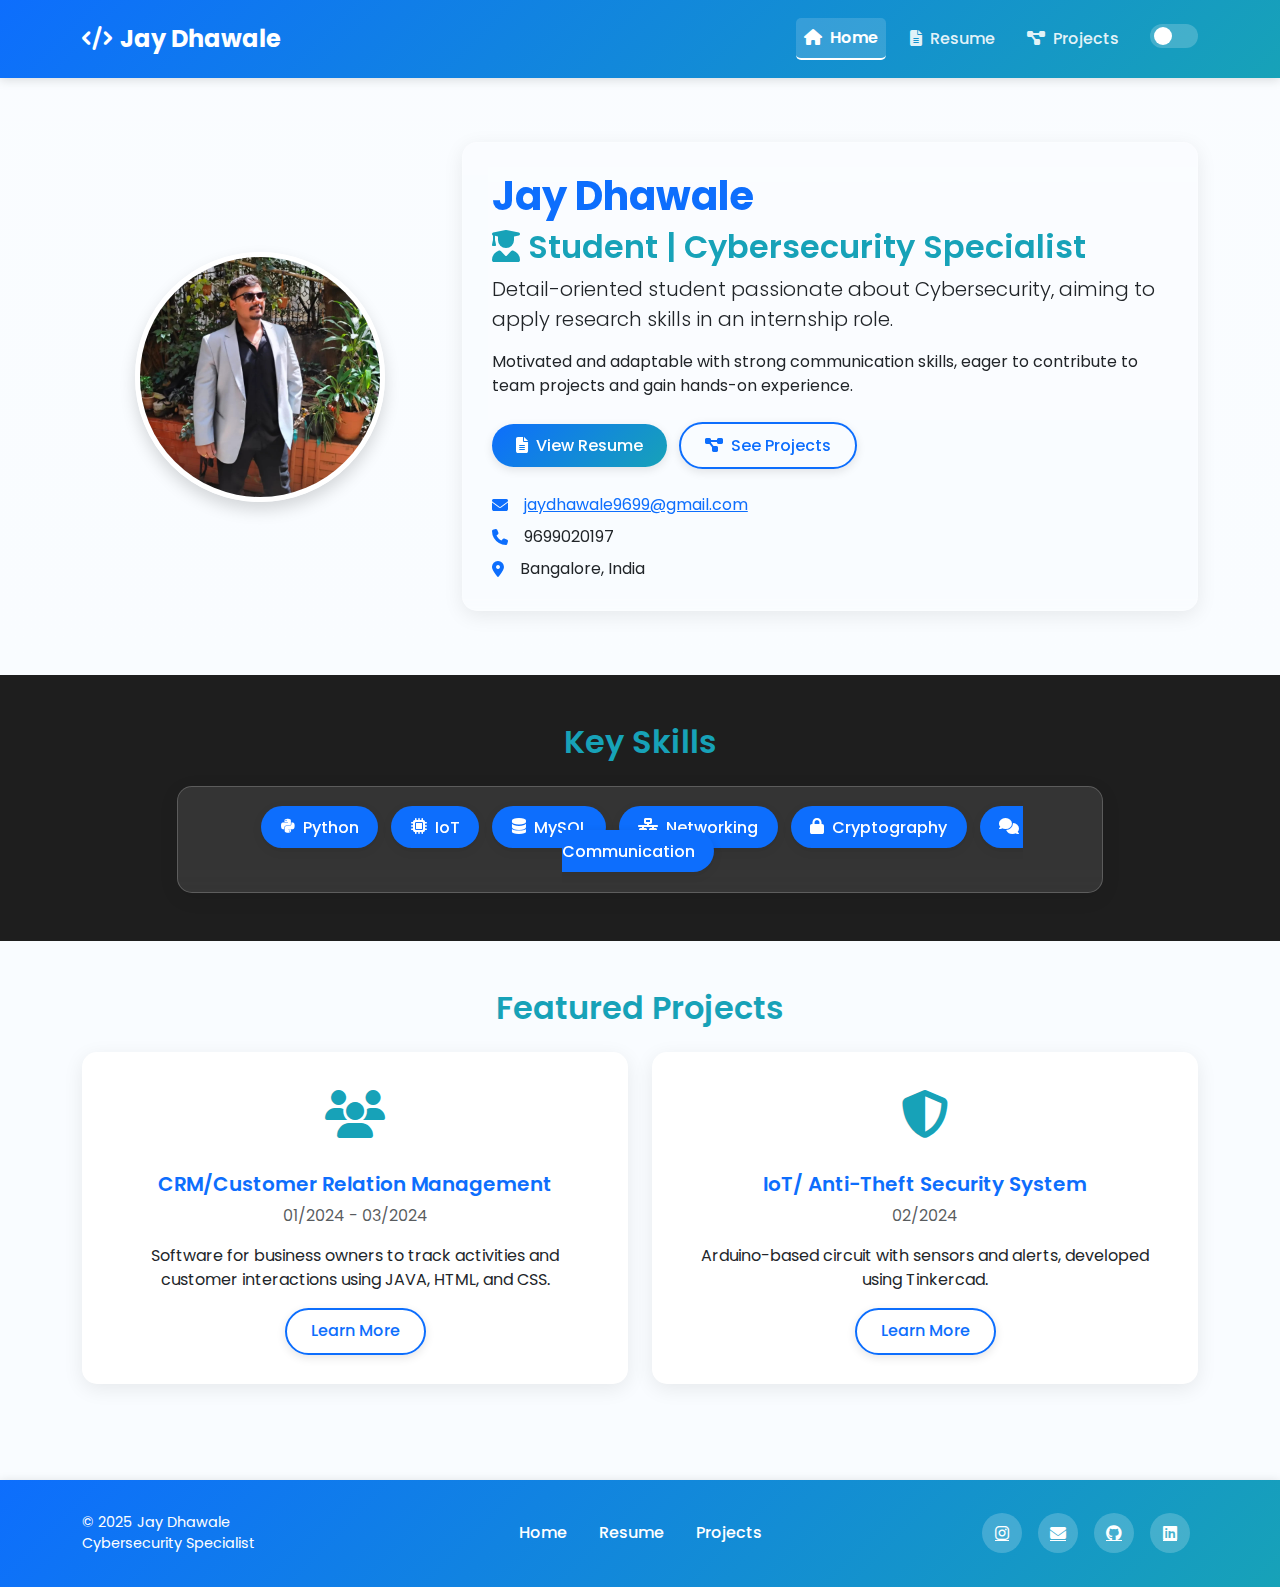
<file: index.html>
<!DOCTYPE html>
<html lang="en">
<head>
    <meta charset="UTF-8">
    <meta name="viewport" content="width=device-width, initial-scale=1.0">
    <title>Jay Dhawale - Home</title>
    <link href="https://fonts.googleapis.com/css2?family=Poppins:wght@300;400;500;600;700&display=swap" rel="stylesheet">
    <link href="https://cdn.jsdelivr.net/npm/bootstrap@5.3.0/dist/css/bootstrap.min.css" rel="stylesheet">
    <link rel="stylesheet" href="https://cdnjs.cloudflare.com/ajax/libs/font-awesome/6.4.0/css/all.min.css">
    <link rel="stylesheet" href="style.css">
</head>
<body>
    <header class="bg-custom">
        <nav class="navbar navbar-expand-lg navbar-dark">
            <div class="container">
                <a class="navbar-brand" href="#"><i class="fas fa-code me-2"></i>Jay Dhawale</a>
                <button class="navbar-toggler" type="button" data-bs-toggle="collapse" data-bs-target="#navbarNav" aria-controls="navbarNav" aria-expanded="false" aria-label="Toggle navigation">
                    <span class="navbar-toggler-icon"></span>
                </button>
                <div class="collapse navbar-collapse" id="navbarNav">
                    <ul class="navbar-nav ms-auto align-items-center">
                        <li class="nav-item"><a class="nav-link active" href="index.html"><i class="fas fa-home me-1"></i> Home</a></li>
                        <li class="nav-item"><a class="nav-link" href="resume.html"><i class="fas fa-file-alt me-1"></i> Resume</a></li>
                        <li class="nav-item"><a class="nav-link" href="projects.html"><i class="fas fa-project-diagram me-1"></i> Projects</a></li>
                        <li class="nav-item theme-switch-wrapper">
                            <label class="theme-switch" for="checkbox">
                                <input type="checkbox" id="checkbox" />
                                <div class="slider"></div>
                            </label>
                        </li>
                    </ul>
                </div>
            </div>
        </nav>
    </header>
    
    <main>
        <section class="profile-section">
            <div class="container">
                <div class="row align-items-center">
                    <div class="col-md-4 text-center">
                        <img src="WhatsApp Image 2025-02-15 at 22.01.21_0b0d2d88.jpg" class="profile-image rounded-circle shadow" alt="Jay Dhawale">
                    </div>
                    <div class="col-md-8">
                        <div class="card glass-card">
                            <div class="card-body">
                                <h1 class="animate__animated animate__fadeInDown">Jay Dhawale</h1>
                                <h2><i class="fas fa-user-graduate me-2"></i>Student | Cybersecurity Specialist</h2>
                                <p class="lead animate__animated animate__fadeInUp">Detail-oriented student passionate about Cybersecurity, aiming to apply research skills in an internship role.</p>
                                <p class="animate__animated animate__fadeInUp">Motivated and adaptable with strong communication skills, eager to contribute to team projects and gain hands-on experience.</p>
                                <div class="mt-4">
                                    <a href="resume.html" class="btn btn-primary me-2"><i class="fas fa-file-alt me-1"></i> View Resume</a>
                                    <a href="projects.html" class="btn btn-outline-primary"><i class="fas fa-project-diagram me-1"></i> See Projects</a>
                                </div>
                                <div class="mt-4 contact-info">
                                    <div class="d-flex align-items-center mb-2">
                                        <i class="fas fa-envelope text-primary me-3"></i>
                                        <span><a href="mailto:jaydhawale9699@gmail.com">jaydhawale9699@gmail.com</a></span>
                                    </div>
                                    <div class="d-flex align-items-center mb-2">
                                        <i class="fas fa-phone text-primary me-3"></i>
                                        <span>9699020197</span>
                                    </div>
                                    <div class="d-flex align-items-center">
                                        <i class="fas fa-map-marker-alt text-primary me-3"></i>
                                        <span>Bangalore, India</span>
                                    </div>
                                </div>
                            </div>
                        </div>
                    </div>
                </div>
            </div>
        </section>
        
        <section class="content-section bg-light py-5">
            <div class="container">
                <h2 class="text-center mb-4 animate__animated animate__zoomIn">Key Skills</h2>
                <div class="row justify-content-center">
                    <div class="col-md-10">
                        <div class="card glass-card">
                            <div class="card-body text-center">
                                <span class="skill-badge"><i class="fab fa-python me-1"></i> Python</span>
                                <span class="skill-badge"><i class="fas fa-microchip me-1"></i> IoT</span>
                                <span class="skill-badge"><i class="fas fa-database me-1"></i> MySQL</span>
                                <span class="skill-badge"><i class="fas fa-network-wired me-1"></i> Networking</span>
                                <span class="skill-badge"><i class="fas fa-lock me-1"></i> Cryptography</span>
                                <span class="skill-badge"><i class="fas fa-comments me-1"></i> Communication</span>
                            </div>
                        </div>
                    </div>
                </div>
            </div>
        </section>
        
        <section class="content-section py-5">
            <div class="container">
                <h2 class="text-center mb-4 animate__animated animate__zoomIn">Featured Projects</h2>
                <div class="row">
                    <div class="col-md-6">
                        <div class="card project-card h-100">
                            <div class="card-body text-center">
                                <div class="project-icon"><i class="fas fa-users"></i></div>
                                <h5 class="card-title">CRM/Customer Relation Management</h5>
                                <p class="card-text text-muted">01/2024 - 03/2024</p>
                                <p class="card-text">Software for business owners to track activities and customer interactions using JAVA, HTML, and CSS.</p>
                                <a href="projects.html" class="btn btn-outline-primary">Learn More</a>
                            </div>
                        </div>
                    </div>
                    <div class="col-md-6">
                        <div class="card project-card h-100">
                            <div class="card-body text-center">
                                <div class="project-icon"><i class="fas fa-shield-alt"></i></div>
                                <h5 class="card-title">IoT/ Anti-Theft Security System</h5>
                                <p class="card-text text-muted">02/2024</p>
                                <p class="card-text">Arduino-based circuit with sensors and alerts, developed using Tinkercad.</p>
                                <a href="projects.html" class="btn btn-outline-primary">Learn More</a>
                            </div>
                        </div>
                    </div>
                </div>
            </div>
        </section>
    </main>
    
    <footer class="footer bg-custom">
        <div class="container">
            <div class="row align-items-center">
                <div class="col-md-4 text-center text-md-start mb-3 mb-md-0">
                    <p class="footer-text">© 2025 Jay Dhawale<br>Cybersecurity Specialist</p>
                </div>
                <div class="col-md-4 text-center mb-3 mb-md-0">
                    <ul class="footer-nav list-unstyled d-flex justify-content-center flex-wrap">
                        <li><a href="index.html" class="footer-link">Home</a></li>
                        <li><a href="resume.html" class="footer-link">Resume</a></li>
                        <li><a href="projects.html" class="footer-link">Projects</a></li>
                    </ul>
                </div>
                <div class="col-md-4 text-center text-md-end">
                    <ul class="social-icons list-unstyled d-flex justify-content-center justify-content-md-end">
                        <li><a href="https://instagram.com/jea_hdee" target="_blank" title="Instagram"><i class="fab fa-instagram"></i></a></li>
                        <li><a href="mailto:jaydhawale9699@gmail.com" title="Email"><i class="fas fa-envelope"></i></a></li>
                        <li><a href="https://github.com/jddhawale1" target="_blank" title="GitHub"><i class="fab fa-github"></i></a></li>
                        <li><a href="https://www.linkedin.com/in/jay-dhawale-702206222" target="_blank" title="LinkedIn"><i class="fab fa-linkedin"></i></a></li>
                    </ul>
                </div>
            </div>
        </div>
    </footer>

    <script src="https://cdn.jsdelivr.net/npm/bootstrap@5.3.0/dist/js/bootstrap.bundle.min.js"></script>
    <script src="https://cdnjs.cloudflare.com/ajax/libs/animate.css/4.1.1/animate.min.css"></script>
    <script src="script.js"></script>
</body>
</html>
</file>
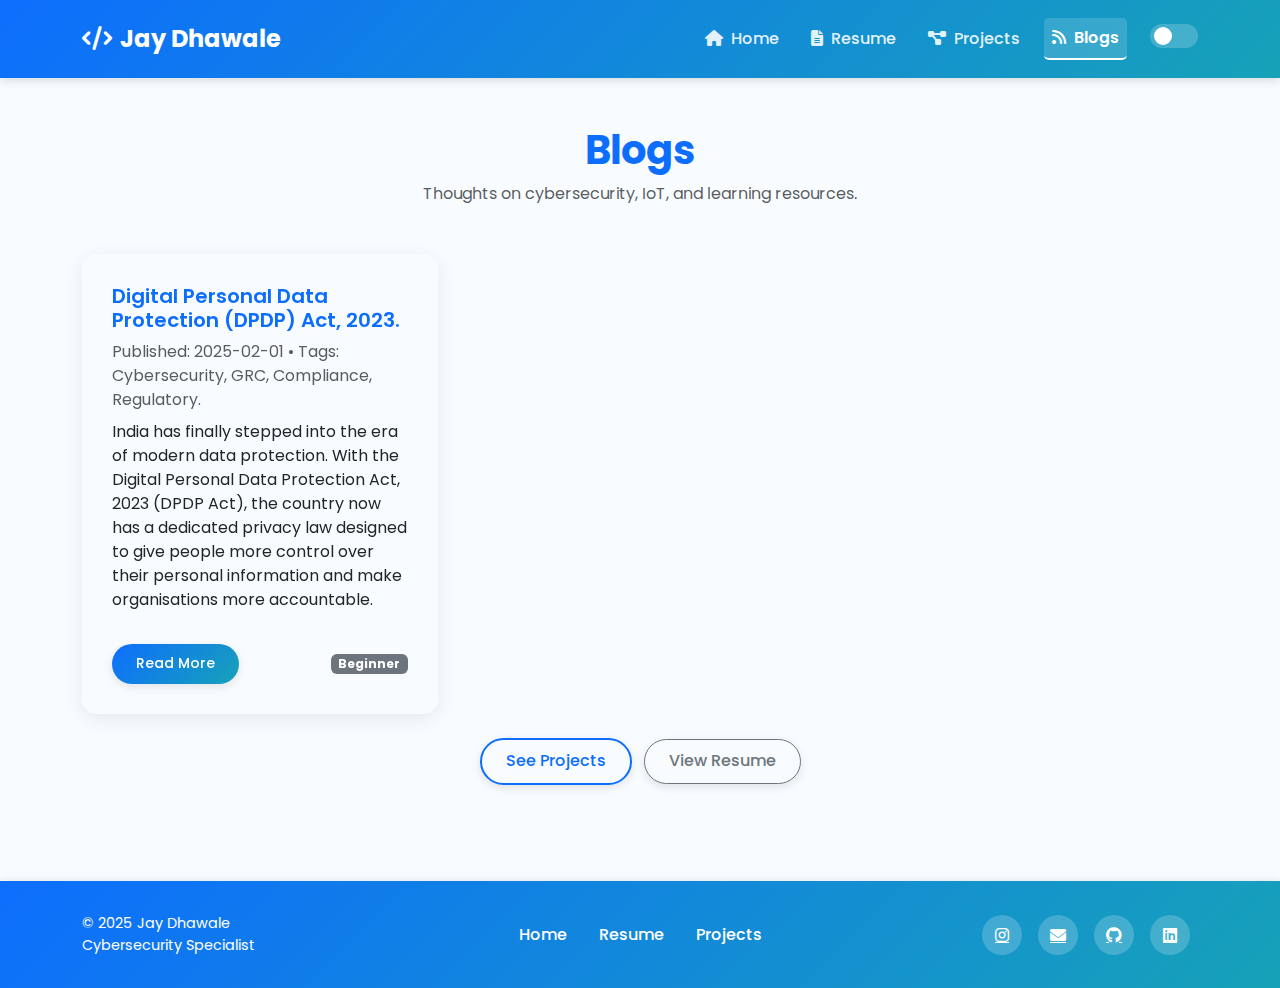
<file: blogs.html>
<!DOCTYPE html>
<html lang="en">
<head>
    <meta charset="UTF-8" />
    <meta name="viewport" content="width=device-width, initial-scale=1.0"/>
    <title>Jay Dhawale - Blogs</title>
    <link href="https://fonts.googleapis.com/css2?family=Poppins:wght@300;400;500;600;700&display=swap" rel="stylesheet">
    <link href="https://cdn.jsdelivr.net/npm/bootstrap@5.3.0/dist/css/bootstrap.min.css" rel="stylesheet">
    <link rel="stylesheet" href="https://cdnjs.cloudflare.com/ajax/libs/font-awesome/6.4.0/css/all.min.css">
    <link rel="stylesheet" href="style.css">
</head>
<body>
    <header class="bg-custom">
        <nav class="navbar navbar-expand-lg navbar-dark">
            <div class="container">
                <a class="navbar-brand" href="index.html"><i class="fas fa-code me-2"></i>Jay Dhawale</a>
                <button class="navbar-toggler" type="button" data-bs-toggle="collapse" data-bs-target="#navbarNavBlog" aria-controls="navbarNavBlog" aria-expanded="false" aria-label="Toggle navigation">
                    <span class="navbar-toggler-icon"></span>
                </button>
                <div class="collapse navbar-collapse" id="navbarNavBlog">
                    <ul class="navbar-nav ms-auto align-items-center">
                        <li class="nav-item"><a class="nav-link" href="index.html"><i class="fas fa-home me-1"></i> Home</a></li>
                        <li class="nav-item"><a class="nav-link" href="resume.html"><i class="fas fa-file-alt me-1"></i> Resume</a></li>
                        <li class="nav-item"><a class="nav-link" href="projects.html"><i class="fas fa-project-diagram me-1"></i> Projects</a></li>
                        <li class="nav-item"><a class="nav-link active" href="blog.html"><i class="fas fa-rss me-1"></i> Blogs</a></li>
                        <li class="nav-item theme-switch-wrapper">
                            <label class="theme-switch" for="checkbox">
                                <input type="checkbox" id="checkbox" />
                                <div class="slider"></div>
                            </label>
                        </li>
                    </ul>
                </div>
            </div>
        </nav>
    </header>

    <main class="py-5">
        <div class="container">
            <div class="text-center mb-5">
                <h1 class="animate__animated animate__zoomIn">Blogs</h1>
                <p class="text-muted">Thoughts on cybersecurity, IoT, and learning resources.</p>
            </div>

            <section class="mb-4">
                <div class="row g-4">
                    <!-- Post 1 -->
                    <div class="col-md-6 col-lg-4">
                        <article class="card h-100 glass-card">
                            <div class="card-body d-flex flex-column">
                                <h5 class="card-title">Digital Personal Data Protection (DPDP) Act, 2023.</h5>
                                <p class="text-muted mb-2">Published: 2025-02-01 • Tags: Cybersecurity, GRC, Compliance, Regulatory.</p>
                                <p class="card-text flex-grow-1">India has finally stepped into the era of modern data protection. With the Digital Personal Data Protection Act, 2023 (DPDP Act), the country now has a dedicated privacy law designed to give people more control over their personal information and make organisations more accountable.</p>
                                <div class="mt-3 d-flex justify-content-between align-items-center">
                                    <a href="#" class="btn btn-primary btn-sm" data-bs-toggle="modal" data-bs-target="#post1Modal">Read More</a>
                                    <span class="badge bg-secondary">Beginner</span>
                                </div>
                            </div>
                        </article>
                    </div>
                </div>
            </section>

            <div class="text-center mt-4">
                <a href="projects.html" class="btn btn-outline-primary">See Projects</a>
                <a href="resume.html" class="btn btn-outline-secondary ms-2">View Resume</a>
            </div>
        </div>
    </main>

    <!-- Post 1 Modal -->
    <div class="modal fade" id="post1Modal" tabindex="-1" aria-labelledby="post1Label" aria-hidden="true">
        <div class="modal-dialog modal-lg modal-dialog-centered">
            <div class="modal-content">
                <div class="modal-header">
                    <h5 id="post1Label" class="modal-title">Digital Personal Data Protection (DPDP) Act, 2023.</h5>
                    <button type="button" class="btn-close" data-bs-dismiss="modal" aria-label="Close"></button>
                </div>
                <div class="modal-body">
                    <p class="text-muted">Published: 2025-02-01 • Tags: Cybersecurity, GRC, Compliance, Regulatory.</p>
                    <p>The DPDP Act is India’s first comprehensive law that governs how digital personal data is collected, stored, processed, and shared. The aim is to protect your privacy while allowing businesses to use data responsibly.</p>
                    <ul>
                        <li>It was passed by Parliament in August 2023.</li>
                        <li>It applies to all digital personal data, even if collected offline but later digitised.</li>
                        <li>It also applies to companies outside India if they offer goods or services to people living here.</li>
                    </ul>
                    <p>Before DPDP, India mostly relied on older and limited rules under the IT Act (2000). Those rules couldn’t keep up with modern issues like data leaks, excessive tracking, misuse of personal information, or unclear consent practices.</p>
                    <ul>
                        <li>Giving individuals stronger rights over their data.</li>
                        <li>Setting clear responsibilities for companies.</li>
                        <li>Introducing penalties for misuse.</li>
                    </ul>
                    <p>Key Terms You Should Know</p>
                    <p>1. Data Principal
                    That’s you — the person whose data is being collected. <br>
                    2. Data Fiduciary - Any company, app, website, or government body that decides how and why your data is processed. <br>

                    3. Significant Data Fiduciary (SDF) - Big or high-risk organisations handling sensitive or large amounts of data. They have stricter obligations like appointing a Data Protection Officer (DPO).</p> <br>

                    <p>Your Rights Under the DPDP Act.</p>
                    <ul>
                        <li>Right to Information: Companies must clearly tell you what data they collect and why.</li>
                        <li>Right to Access: You can ask any organisation to show what personal data they hold about you.</li>
                        <li>Right to Correction and Erasure: If your data is wrong, outdated, or unnecessary, you can request fixes or deletion.</li>
                        <li>Right to Withdraw Consent: You can say “no” at any time, and they must stop processing your data.</li>
                        <li>Special Protection for Children: These rights help you take back control in a digital world filled with aggressive data collection.</li><br>

                    <p>What Companies Must Do Under DPDP.</p>
                    <ul>
                        <li>1. Collect Only Necessary Data - No more asking for irrelevant details just because they can.</li>
                        <li>2. Ask for Clear Consent - Your approval must be informed and unambiguous, not hidden behind tricky checkboxes.</li>
                        <li>3. Use Data Only for the Stated Purpose - If you gave your email for login, it can’t be used for marketing unless you agreed.</li>
                        <li>4. Keep Your Data Secure - They must implement strong security measures to prevent leaks and breaches.</li>
                        <li>5. Notify You of Data Breaches - If your data is compromised, they must inform you and the Data Protection Board.</li>
                        <li>6. Follow Stricter Rules if Classified as SDF - This includes audits, impact assessments, and appointing a DPO in India.</li>
                    </ul>

                    <p>Penalties: What Happens If Companies Don’t Comply?</p>
                    <ul>
                        <li>Fines can go up to ₹250 crore for serious violations.</li>
                        <li>The Data Protection Board of India will handle complaints and disputes.</li>
                        <p>This enforcement mechanism ensures your privacy isn’t taken lightly anymore.</p>
                    </ul>

                    <p>Why the DPDP Act Matters for Everyday Users.</p>
                    <p>This law is not just for lawyers or tech companies — it affects everyone who uses a phone, website, or digital service.</p>
                    <ul>
                        <li>You get more control over your data</li>
                        <li>Companies can’t misuse or over-collect information.</li>
                        <li>You have the right to ask questions and demand transparency.</li>
                        <li>There’s a proper system to complain if your data is mishandled.</li>
                    </ul><br>

                    <p>Where Does India Go From Here?</p>
                    <ul>
                        <p>The Act is expected to evolve. Certain provisions will roll out in phases, and organisations will need time to adapt.But one thing is clear: India is building a strong foundation for digital privacy, and the DPDP Act is just the beginning.</p>
                    </ul>
                </div>
                <div class="modal-footer">
                    <a href="#" class="btn btn-outline-primary">View Related Resources</a>
                    <button type="button" class="btn btn-secondary" data-bs-dismiss="modal">Close</button>
                </div>
            </div>
        </div>
    </div>

    <footer class="footer bg-custom mt-5">
        <div class="container">
            <div class="row align-items-center">
                <div class="col-md-4 text-center text-md-start mb-3 mb-md-0">
                    <p class="footer-text">© 2025 Jay Dhawale<br>Cybersecurity Specialist</p>
                </div>
                <div class="col-md-4 text-center mb-3 mb-md-0">
                    <ul class="footer-nav list-unstyled d-flex justify-content-center flex-wrap">
                        <li><a href="index.html" class="footer-link">Home</a></li>
                        <li><a href="resume.html" class="footer-link">Resume</a></li>
                        <li><a href="projects.html" class="footer-link">Projects</a></li>
                    </ul>
                </div>
                <div class="col-md-4 text-center text-md-end">
                    <ul class="social-icons list-unstyled d-flex justify-content-center justify-content-md-end">
                        <li><a href="https://instagram.com/jea_hdee" target="_blank" title="Instagram"><i class="fab fa-instagram"></i></a></li>
                        <li><a href="mailto:jaydhawale9699@gmail.com" title="Email"><i class="fas fa-envelope"></i></a></li>
                        <li><a href="https://github.com/jddhawale1" target="_blank" title="GitHub"><i class="fab fa-github"></i></a></li>
                        <li><a href="https://www.linkedin.com/in/jay-dhawale-702206222" target="_blank" title="LinkedIn"><i class="fab fa-linkedin"></i></a></li>
                    </ul>
                </div>
            </div>
        </div>
    </footer>

    <script src="https://cdn.jsdelivr.net/npm/bootstrap@5.3.0/dist/js/bootstrap.bundle.min.js"></script>
    <script src="script.js"></script>
</body>
</html>
</file>
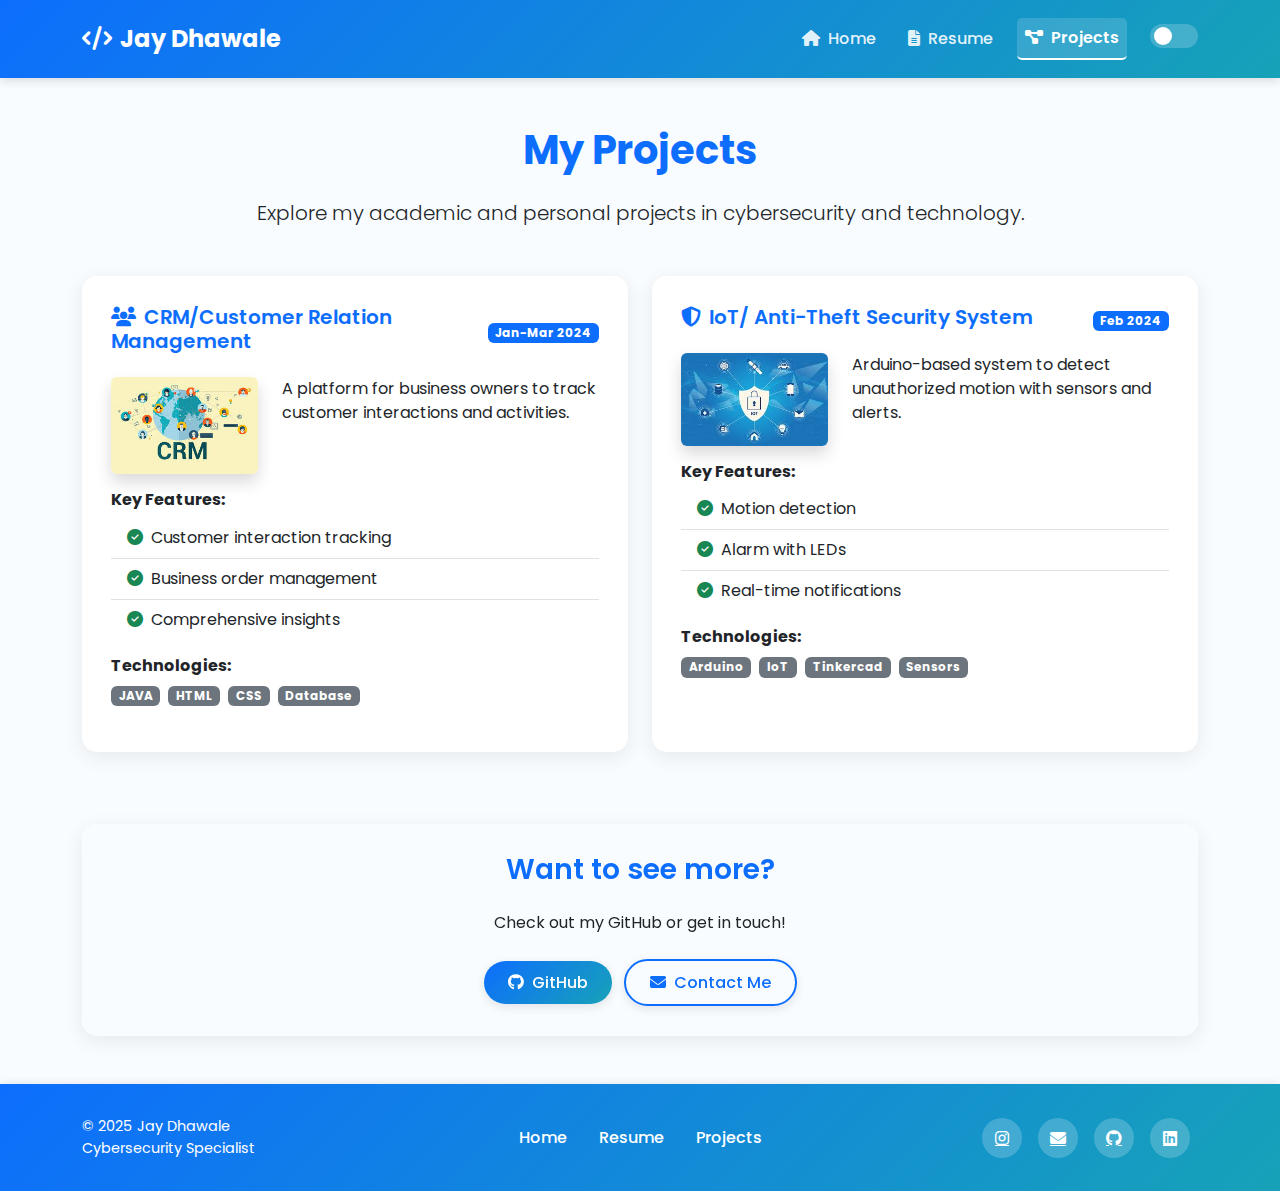
<file: projects.html>
<!DOCTYPE html>
<html lang="en">
<head>
    <meta charset="UTF-8">
    <meta name="viewport" content="width=device-width, initial-scale=1.0">
    <title>Jay Dhawale - Projects</title>
    <link href="https://fonts.googleapis.com/css2?family=Poppins:wght@300;400;500;600;700&display=swap" rel="stylesheet">
    <link href="https://cdn.jsdelivr.net/npm/bootstrap@5.3.0/dist/css/bootstrap.min.css" rel="stylesheet">
    <link rel="stylesheet" href="https://cdnjs.cloudflare.com/ajax/libs/font-awesome/6.4.0/css/all.min.css">
    <link rel="stylesheet" href="style.css">
</head>
<body>
    <header class="bg-custom">
        <nav class="navbar navbar-expand-lg navbar-dark">
            <div class="container">
                <a class="navbar-brand" href="#"><i class="fas fa-code me-2"></i>Jay Dhawale</a>
                <button class="navbar-toggler" type="button" data-bs-toggle="collapse" data-bs-target="#navbarNav" aria-controls="navbarNav" aria-expanded="false" aria-label="Toggle navigation">
                    <span class="navbar-toggler-icon"></span>
                </button>
                <div class="collapse navbar-collapse" id="navbarNav">
                    <ul class="navbar-nav ms-auto align-items-center">
                        <li class="nav-item"><a class="nav-link" href="index.html"><i class="fas fa-home me-1"></i> Home</a></li>
                        <li class="nav-item"><a class="nav-link" href="resume.html"><i class="fas fa-file-alt me-1"></i> Resume</a></li>
                        <li class="nav-item"><a class="nav-link active" href="projects.html"><i class="fas fa-project-diagram me-1"></i> Projects</a></li>
                        <li class="nav-item theme-switch-wrapper">
                            <label class="theme-switch" for="checkbox">
                                <input type="checkbox" id="checkbox" />
                                <div class="slider"></div>
                            </label>
                        </li>
                    </ul>
                </div>
            </div>
        </nav>
    </header>
    
    <main class="container mt-5">
        <h1 class="mb-4 text-center animate__animated animate__fadeInDown">My Projects</h1>
        <p class="lead text-center mb-5 animate__animated animate__fadeInUp">Explore my academic and personal projects in cybersecurity and technology.</p>
        
        <div class="row">
            <div class="col-lg-6 mb-4">
                <div class="card project-card h-100">
                    <div class="card-body">
                        <div class="d-flex justify-content-between align-items-center mb-3">
                            <h5 class="card-title"><i class="fas fa-users me-2 text-primary"></i>CRM/Customer Relation Management</h5>
                            <span class="badge bg-primary">Jan-Mar 2024</span>
                        </div>
                        <div class="row mb-3">
                            <div class="col-md-4 mb-3 mb-md-0">
                                <img src="download.jpeg" class="img-fluid rounded shadow" alt="CRM Project">
                            </div>
                            <div class="col-md-8">
                                <p class="card-text">A platform for business owners to track customer interactions and activities.</p>
                            </div>
                        </div>
                        <h6 class="fw-bold">Key Features:</h6>
                        <ul class="list-group list-group-flush mb-3">
                            <li class="list-group-item"><i class="fas fa-check-circle text-success me-2"></i>Customer interaction tracking</li>
                            <li class="list-group-item"><i class="fas fa-check-circle text-success me-2"></i>Business order management</li>
                            <li class="list-group-item"><i class="fas fa-check-circle text-success me-2"></i>Comprehensive insights</li>
                        </ul>
                        <h6 class="fw-bold">Technologies:</h6>
                        <div class="mb-3">
                            <span class="badge bg-secondary me-1">JAVA</span>
                            <span class="badge bg-secondary me-1">HTML</span>
                            <span class="badge bg-secondary me-1">CSS</span>
                            <span class="badge bg-secondary me-1">Database</span>
                        </div>
                    </div>
                </div>
            </div>
            <div class="col-lg-6 mb-4">
                <div class="card project-card h-100">
                    <div class="card-body">
                        <div class="d-flex justify-content-between align-items-center mb-3">
                            <h5 class="card-title"><i class="fas fa-shield-alt me-2 text-primary"></i>IoT/ Anti-Theft Security System</h5>
                            <span class="badge bg-primary">Feb 2024</span>
                        </div>
                        <div class="row mb-3">
                            <div class="col-md-4 mb-3 mb-md-0">
                                <img src="download (1).jpeg" class="img-fluid rounded shadow" alt="IoT Security System">
                            </div>
                            <div class="col-md-8">
                                <p class="card-text">Arduino-based system to detect unauthorized motion with sensors and alerts.</p>
                            </div>
                        </div>
                        <h6 class="fw-bold">Key Features:</h6>
                        <ul class="list-group list-group-flush mb-3">
                            <li class="list-group-item"><i class="fas fa-check-circle text-success me-2"></i>Motion detection</li>
                            <li class="list-group-item"><i class="fas fa-check-circle text-success me-2"></i>Alarm with LEDs</li>
                            <li class="list-group-item"><i class="fas fa-check-circle text-success me-2"></i>Real-time notifications</li>
                        </ul>
                        <h6 class="fw-bold">Technologies:</h6>
                        <div class="mb-3">
                            <span class="badge bg-secondary me-1">Arduino</span>
                            <span class="badge bg-secondary me-1">IoT</span>
                            <span class="badge bg-secondary me-1">Tinkercad</span>
                            <span class="badge bg-secondary me-1">Sensors</span>
                        </div>
                    </div>
                </div>
            </div>
        </div>
        
        <div class="row mt-5">
            <div class="col-12">
                <div class="card glass-card">
                    <div class="card-body text-center">
                        <h3 class="card-title mb-4">Want to see more?</h3>
                        <p class="card-text mb-4">Check out my GitHub or get in touch!</p>
                        <a href="https://github.com/jddhawale1" target="_blank" class="btn btn-primary me-2"><i class="fab fa-github me-1"></i> GitHub</a>
                        <a href="mailto:jaydhawale9699@gmail.com" class="btn btn-outline-primary"><i class="fas fa-envelope me-1"></i> Contact Me</a>
                    </div>
                </div>
            </div>
        </div>
    </main>
    
    <footer class="footer bg-custom">
        <div class="container">
            <div class="row align-items-center">
                <div class="col-md-4 text-center text-md-start mb-3 mb-md-0">
                    <p class="footer-text">© 2025 Jay Dhawale<br>Cybersecurity Specialist</p>
                </div>
                <div class="col-md-4 text-center mb-3 mb-md-0">
                    <ul class="footer-nav list-unstyled d-flex justify-content-center flex-wrap">
                        <li><a href="index.html" class="footer-link">Home</a></li>
                        <li><a href="resume.html" class="footer-link">Resume</a></li>
                        <li><a href="projects.html" class="footer-link">Projects</a></li>
                    </ul>
                </div>
                <div class="col-md-4 text-center text-md-end">
                    <ul class="social-icons list-unstyled d-flex justify-content-center justify-content-md-end">
                        <li><a href="https://instagram.com/jea_hdee" target="_blank" title="Instagram"><i class="fab fa-instagram"></i></a></li>
                        <li><a href="mailto:jaydhawale9699@gmail.com" title="Email"><i class="fas fa-envelope"></i></a></li>
                        <li><a href="https://github.com/jddhawale1" target="_blank" title="GitHub"><i class="fab fa-github"></i></a></li>
                        <li><a href="https://www.linkedin.com/in/jay-dhawale-702206222" target="_blank" title="LinkedIn"><i class="fab fa-linkedin"></i></a></li>
                    </ul>
                </div>
            </div>
        </div>
    </footer>

    <script src="https://cdn.jsdelivr.net/npm/bootstrap@5.3.0/dist/js/bootstrap.bundle.min.js"></script>
    <script src="https://cdnjs.cloudflare.com/ajax/libs/animate.css/4.1.1/animate.min.css"></script>
    <script src="script.js"></script>
</body>
</html>
</file>
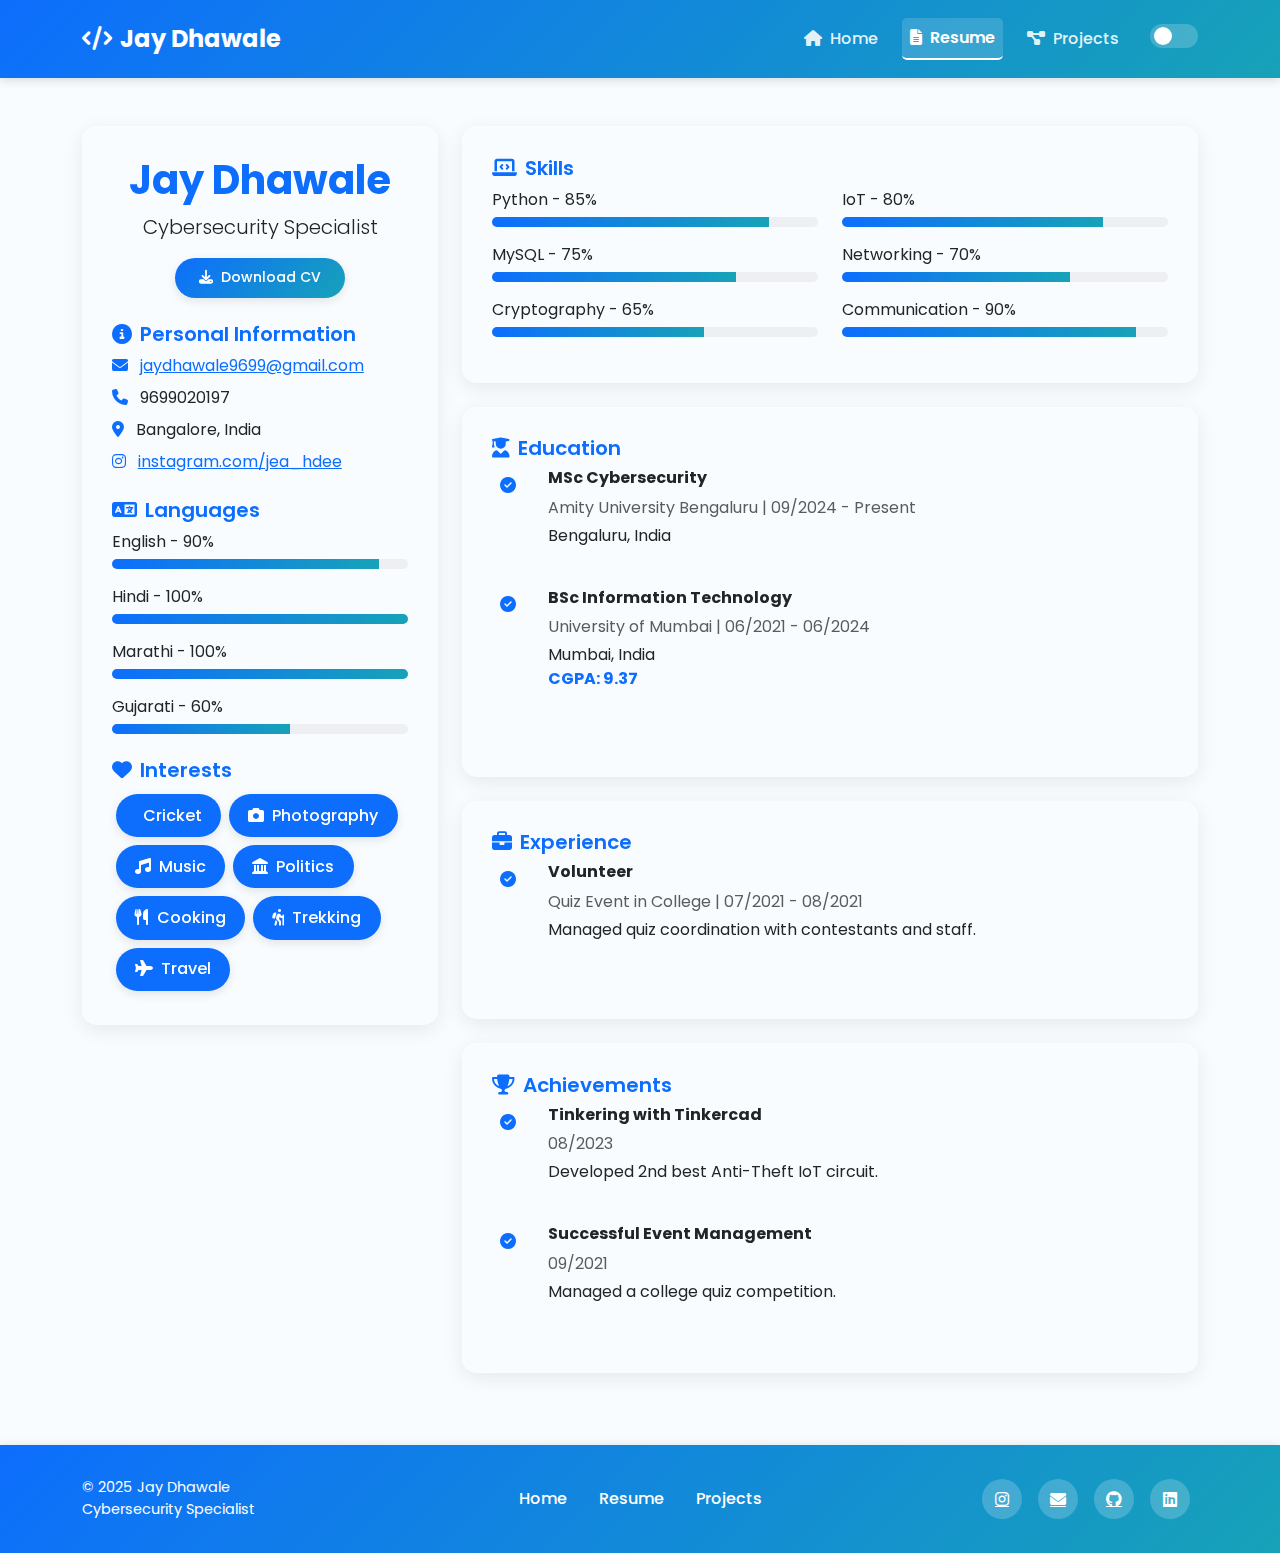
<file: resume.html>
<!DOCTYPE html>
<html lang="en">
<head>
    <meta charset="UTF-8">
    <meta name="viewport" content="width=device-width, initial-scale=1.0">
    <title>Jay Dhawale - Resume</title>
    <link href="https://fonts.googleapis.com/css2?family=Poppins:wght@300;400;500;600;700&display=swap" rel="stylesheet">
    <link href="https://cdn.jsdelivr.net/npm/bootstrap@5.3.0/dist/css/bootstrap.min.css" rel="stylesheet">
    <link rel="stylesheet" href="https://cdnjs.cloudflare.com/ajax/libs/font-awesome/6.4.0/css/all.min.css">
    <link rel="stylesheet" href="style.css">
</head>
<body>
    <header class="bg-custom">
        <nav class="navbar navbar-expand-lg navbar-dark">
            <div class="container">
                <a class="navbar-brand" href="#"><i class="fas fa-code me-2"></i>Jay Dhawale</a>
                <button class="navbar-toggler" type="button" data-bs-toggle="collapse" data-bs-target="#navbarNav" aria-controls="navbarNav" aria-expanded="false" aria-label="Toggle navigation">
                    <span class="navbar-toggler-icon"></span>
                </button>
                <div class="collapse navbar-collapse" id="navbarNav">
                    <ul class="navbar-nav ms-auto align-items-center">
                        <li class="nav-item"><a class="nav-link" href="index.html"><i class="fas fa-home me-1"></i> Home</a></li>
                        <li class="nav-item"><a class="nav-link active" href="resume.html"><i class="fas fa-file-alt me-1"></i> Resume</a></li>
                        <li class="nav-item"><a class="nav-link" href="projects.html"><i class="fas fa-project-diagram me-1"></i> Projects</a></li>
                        <li class="nav-item theme-switch-wrapper">
                            <label class="theme-switch" for="checkbox">
                                <input type="checkbox" id="checkbox" />
                                <div class="slider"></div>
                            </label>
                        </li>
                    </ul>
                </div>
            </div>
        </nav>
    </header>
    
    <main class="container mt-5">
        <div class="row">
            <div class="col-lg-4 mb-4">
                <div class="card glass-card">
                    <div class="card-body">
                        <div class="text-center mb-4">
                            <h1 class="animate__animated animate__fadeInDown">Jay Dhawale</h1>
                            <p class="lead">Cybersecurity Specialist</p>
                            <a href="DOC-20241125-WA0008..pdf" download class="btn btn-sm btn-primary"><i class="fas fa-download me-1"></i> Download CV</a>
                        </div>
                        <h5 class="card-title"><i class="fas fa-info-circle me-2"></i>Personal Information</h5>
                        <ul class="list-unstyled">
                            <li class="mb-2"><i class="fas fa-envelope text-primary me-2"></i> <a href="mailto:jaydhawale9699@gmail.com">jaydhawale9699@gmail.com</a></li>
                            <li class="mb-2"><i class="fas fa-phone text-primary me-2"></i> 9699020197</li>
                            <li class="mb-2"><i class="fas fa-map-marker-alt text-primary me-2"></i> Bangalore, India</li>
                            <li class="mb-2"><i class="fab fa-instagram text-primary me-2"></i> <a href="https://instagram.com/jea_hdee" target="_blank">instagram.com/jea_hdee</a></li>
                        </ul>
                        <h5 class="card-title mt-4"><i class="fas fa-language me-2"></i>Languages</h5>
                        <div class="mb-3"><span>English - 90%</span><div class="progress"><div class="progress-bar" style="width: 90%;"></div></div></div>
                        <div class="mb-3"><span>Hindi - 100%</span><div class="progress"><div class="progress-bar" style="width: 100%;"></div></div></div>
                        <div class="mb-3"><span>Marathi - 100%</span><div class="progress"><div class="progress-bar" style="width: 100%;"></div></div></div>
                        <div class="mb-3"><span>Gujarati - 60%</span><div class="progress"><div class="progress-bar" style="width: 60%;"></div></div></div>
                        <h5 class="card-title mt-4"><i class="fas fa-heart me-2"></i>Interests</h5>
                        <div class="d-flex flex-wrap">
                            <span class="skill-badge m-1"><i class="fas fa-cricket-bat-ball me-1"></i> Cricket</span>
                            <span class="skill-badge m-1"><i class="fas fa-camera me-1"></i> Photography</span>
                            <span class="skill-badge m-1"><i class="fas fa-music me-1"></i> Music</span>
                            <span class="skill-badge m-1"><i class="fas fa-landmark me-1"></i> Politics</span>
                            <span class="skill-badge m-1"><i class="fas fa-utensils me-1"></i> Cooking</span>
                            <span class="skill-badge m-1"><i class="fas fa-hiking me-1"></i> Trekking</span>
                            <span class="skill-badge m-1"><i class="fas fa-plane me-1"></i> Travel</span>
                        </div>
                    </div>
                </div>
            </div>
            <div class="col-lg-8">
                <div class="card glass-card mb-4">
                    <div class="card-body">
                        <h5 class="card-title"><i class="fas fa-laptop-code me-2"></i>Skills</h5>
                        <div class="row">
                            <div class="col-md-6 mb-3"><span>Python - 85%</span><div class="progress"><div class="progress-bar" style="width: 85%;"></div></div></div>
                            <div class="col-md-6 mb-3"><span>IoT - 80%</span><div class="progress"><div class="progress-bar" style="width: 80%;"></div></div></div>
                            <div class="col-md-6 mb-3"><span>MySQL - 75%</span><div class="progress"><div class="progress-bar" style="width: 75%;"></div></div></div>
                            <div class="col-md-6 mb-3"><span>Networking - 70%</span><div class="progress"><div class="progress-bar" style="width: 70%;"></div></div></div>
                            <div class="col-md-6 mb-3"><span>Cryptography - 65%</span><div class="progress"><div class="progress-bar" style="width: 65%;"></div></div></div>
                            <div class="col-md-6 mb-3"><span>Communication - 90%</span><div class="progress"><div class="progress-bar" style="width: 90%;"></div></div></div>
                        </div>
                    </div>
                </div>
                <div class="card glass-card mb-4">
                    <div class="card-body">
                        <h5 class="card-title"><i class="fas fa-user-graduate me-2"></i>Education</h5>
                        <div class="timeline">
                            <div class="timeline-item">
                                <h6 class="fw-bold">MSc Cybersecurity</h6>
                                <p class="text-muted mb-1">Amity University Bengaluru | 09/2024 - Present</p>
                                <p class="mb-0">Bengaluru, India</p>
                            </div>
                            <div class="timeline-item">
                                <h6 class="fw-bold">BSc Information Technology</h6>
                                <p class="text-muted mb-1">University of Mumbai | 06/2021 - 06/2024</p>
                                <p class="mb-0">Mumbai, India</p>
                                <p class="text-primary fw-bold">CGPA: 9.37</p>
                            </div>
                        </div>
                    </div>
                </div>
                <div class="card glass-card mb-4">
                    <div class="card-body">
                        <h5 class="card-title"><i class="fas fa-briefcase me-2"></i>Experience</h5>
                        <div class="timeline">
                            <div class="timeline-item">
                                <h6 class="fw-bold">Volunteer</h6>
                                <p class="text-muted mb-1">Quiz Event in College | 07/2021 - 08/2021</p>
                                <p class="mb-2">Managed quiz coordination with contestants and staff.</p>
                            </div>
                        </div>
                    </div>
                </div>
                <div class="card glass-card mb-4">
                    <div class="card-body">
                        <h5 class="card-title"><i class="fas fa-trophy me-2"></i>Achievements</h5>
                        <div class="timeline">
                            <div class="timeline-item">
                                <h6 class="fw-bold">Tinkering with Tinkercad</h6>
                                <p class="text-muted mb-1">08/2023</p>
                                <p class="mb-0">Developed 2nd best Anti-Theft IoT circuit.</p>
                            </div>
                            <div class="timeline-item">
                                <h6 class="fw-bold">Successful Event Management</h6>
                                <p class="text-muted mb-1">09/2021</p>
                                <p class="mb-0">Managed a college quiz competition.</p>
                            </div>
                        </div>
                    </div>
                </div>
            </div>
        </div>
    </main>
    
    <footer class="footer bg-custom">
        <div class="container">
            <div class="row align-items-center">
                <div class="col-md-4 text-center text-md-start mb-3 mb-md-0">
                    <p class="footer-text">© 2025 Jay Dhawale<br>Cybersecurity Specialist</p>
                </div>
                <div class="col-md-4 text-center mb-3 mb-md-0">
                    <ul class="footer-nav list-unstyled d-flex justify-content-center flex-wrap">
                        <li><a href="index.html" class="footer-link">Home</a></li>
                        <li><a href="resume.html" class="footer-link">Resume</a></li>
                        <li><a href="projects.html" class="footer-link">Projects</a></li>
                    </ul>
                </div>
                <div class="col-md-4 text-center text-md-end">
                    <ul class="social-icons list-unstyled d-flex justify-content-center justify-content-md-end">
                        <li><a href="https://instagram.com/jea_hdee" target="_blank" title="Instagram"><i class="fab fa-instagram"></i></a></li>
                        <li><a href="mailto:jaydhawale9699@gmail.com" title="Email"><i class="fas fa-envelope"></i></a></li>
                        <li><a href="https://github.com/jddhawale1" target="_blank" title="GitHub"><i class="fab fa-github"></i></a></li>
                        <li><a href="https://www.linkedin.com/in/jay-dhawale-702206222" target="_blank" title="LinkedIn"><i class="fab fa-linkedin"></i></a></li>
                    </ul>
                </div>
            </div>
        </div>
    </footer>

    <script src="https://cdn.jsdelivr.net/npm/bootstrap@5.3.0/dist/js/bootstrap.bundle.min.js"></script>
    <script src="https://cdnjs.cloudflare.com/ajax/libs/animate.css/4.1.1/animate.min.css"></script>
    <script src="script.js"></script>
</body>
</html>
</file>
<file: style.css>
:root {
  --primary-color-light: #0d6efd;
  --secondary-color-light: #6c757d;
  --accent-color-light: #17a2b8;
  --light-bg: #f9fcff;
  --dark-bg-light: #e9ecef;
  --text-color-light: #212529;
  --card-bg-light: #ffffff;

  --primary-color-dark: #3d8bfd;
  --secondary-color-dark: #8c959d;
  --accent-color-dark: #25c2dd;
  --dark-bg: #121212;
  --light-bg-dark: #1e1e1e;
  --text-color-dark: #e9ecef;
  --card-bg-dark: #2a2a2a;

  --primary-color: var(--primary-color-light);
  --secondary-color: var(--secondary-color-light);
  --accent-color: var(--accent-color-light);
  --bg-color: var(--light-bg);
  --text-color: var(--text-color-light);
  --card-bg: var(--card-bg-light);
}

[data-theme="dark"] {
  --primary-color: var(--primary-color-dark);
  --secondary-color: var(--secondary-color-dark);
  --accent-color: var(--accent-color-dark);
  --bg-color: var(--dark-bg);
  --text-color: var(--text-color-dark);
  --card-bg: var(--card-bg-dark);
}

body {
  font-family: 'Poppins', sans-serif;
  background-color: var(--bg-color);
  color: var(--text-color);
  transition: all 0.3s ease;
}

.bg-custom {
  background: linear-gradient(135deg, var(--primary-color) 0%, var(--accent-color) 100%);
  color: white;
  box-shadow: 0 2px 10px rgba(0, 0, 0, 0.15);
}

.navbar {
  padding: 1rem 0;
}

.navbar-brand {
  font-size: 1.5rem;
  font-weight: 700;
  color: white !important;
  transition: transform 0.3s ease;
}

.navbar-brand:hover {
  transform: scale(1.05);
}

.navbar-nav .nav-link {
  color: rgba(255, 255, 255, 0.9) !important;
  font-weight: 500;
  margin: 0 0.5rem;
  padding: 0.5rem 1rem;
  border-radius: 5px;
  transition: all 0.3s ease;
}

.navbar-nav .nav-link:hover {
  color: white !important;
  background-color: rgba(255, 255, 255, 0.1);
}

.navbar-nav .nav-link.active {
  color: white !important;
  font-weight: 600;
  background-color: rgba(255, 255, 255, 0.15);
  border-bottom: 2px solid white;
}

.theme-switch-wrapper {
  margin-left: 15px;
}

.theme-switch {
  height: 24px;
  position: relative;
  width: 48px;
}

.theme-switch input {
  display: none;
}

.slider {
  background-color: rgba(255, 255, 255, 0.2);
  bottom: 0;
  cursor: pointer;
  left: 0;
  position: absolute;
  right: 0;
  top: 0;
  transition: .4s;
  border-radius: 34px;
}

.slider:before {
  background-color: white;
  bottom: 3px;
  content: "";
  height: 18px;
  left: 4px;
  position: absolute;
  transition: .4s;
  width: 18px;
  border-radius: 50%;
}

input:checked + .slider {
  background-color: var(--primary-color);
}

input:checked + .slider:before {
  transform: translateX(24px);
}

.profile-section {
  padding: 4rem 0;
  background: linear-gradient(to bottom, rgba(255, 255, 255, 0.1), var(--bg-color));
}

.profile-image {
  width: 250px;
  height: 250px;
  object-fit: cover;
  border: 5px solid white;
  box-shadow: 0 5px 15px rgba(0, 0, 0, 0.15);
  transition: transform 0.5s ease, box-shadow 0.5s ease;
}

.profile-image:hover {
  transform: scale(1.05) rotate(2deg);
  box-shadow: 0 10px 30px rgba(0, 0, 0, 0.2);
}

.content-section {
  padding: 3rem 0;
}

.bg-light {
  background-color: var(--light-bg-dark) !important;
}

h1 {
  font-weight: 700;
  color: var(--primary-color);
}

h2 {
  font-weight: 600;
  color: var(--accent-color);
}

.card {
  border: none;
  border-radius: 15px;
  background-color: var(--card-bg);
  box-shadow: 0 5px 20px rgba(0, 0, 0, 0.08);
  transition: all 0.4s ease;
}

.card:hover {
  transform: translateY(-8px);
  box-shadow: 0 15px 30px rgba(0, 0, 0, 0.15);
}

.glass-card {
  background: rgba(255, 255, 255, 0.1);
  backdrop-filter: blur(10px);
  border: 1px solid rgba(255, 255, 255, 0.2);
  color: var(--text-color);
}

[data-theme="dark"] .glass-card {
  background: rgba(0, 0, 0, 0.3);
  border: 1px solid rgba(255, 255, 255, 0.1);
  color: var(--text-color-dark);
}

.project-card {
  overflow: hidden;
}

.project-card img {
  transition: transform 0.5s ease;
}

.project-card:hover img {
  transform: scale(1.1);
}

.card-title {
  color: var(--primary-color);
  font-weight: 600;
}

.card-body {
  padding: 1.8rem;
  color: var(--text-color);
}

[data-theme="dark"] .card-body {
  color: var(--text-color-dark);
}

.skill-badge {
  background-color: var(--primary-color);
  color: white;
  padding: 0.6rem 1.2rem;
  border-radius: 25px;
  margin: 0.3rem;
  font-weight: 500;
  box-shadow: 0 3px 10px rgba(0, 0, 0, 0.1);
  transition: all 0.3s ease;
}

.skill-badge:hover {
  transform: scale(1.08);
  box-shadow: 0 5px 15px rgba(0, 0, 0, 0.15);
}

.timeline {
  position: relative;
  padding-left: 2rem; /* Adjusted padding to align with new marker */
}

.timeline::before {
  display: none; /* Vertical line remains removed */
}

.timeline-item {
  position: relative;
  padding-bottom: 2.5rem;
  padding-left: 1.5rem; /* Space for the marker */
}

/* Redesigned marker for timeline items */
.timeline-item::before {
  content: '\f058'; /* Font Awesome circle-check icon (you can change this to another icon) */
  font-family: 'Font Awesome 6 Free';
  font-weight: 900;
  position: absolute;
  left: -1.5rem;
  top: 0.3rem;
  width: 1rem;
  height: 1rem;
  font-size: 1rem;
  color: var(--primary-color);
  transition: transform 0.3s ease, color 0.3s ease;
}

/* Hover effect for the marker */
.timeline-item:hover::before {
  transform: scale(1.2);
  color: var(--accent-color);
}

/* Dark mode adjustments for the marker */
[data-theme="dark"] .timeline-item::before {
  color: var(--primary-color-dark);
}

[data-theme="dark"] .timeline-item:hover::before {
  color: var(--accent-color-dark);
}

.project-icon {
  font-size: 3rem;
  margin-bottom: 1.2rem;
  color: var(--accent-color);
  transition: transform 0.3s ease, color 0.3s ease;
}

.card:hover .project-icon {
  transform: scale(1.15);
  color: var(--primary-color);
}

.progress {
  height: 10px;
  background-color: rgba(0, 0, 0, 0.05);
  border-radius: 5px;
  margin-top: 5px;
}

[data-theme="dark"] .progress {
  background-color: rgba(255, 255, 255, 0.05);
}

.progress-bar {
  background: linear-gradient(90deg, var(--primary-color) 0%, var(--accent-color) 100%);
}

.footer {
  background: linear-gradient(135deg, var(--primary-color) 0%, var(--accent-color) 100%);
  padding: 2rem 0;
  margin-top: 3rem;
  color: white;
  transition: all 0.3s ease;
}

.footer-text {
  margin-bottom: 0;
  font-size: 0.9rem;
  line-height: 1.5;
  color: inherit;
}

.footer-nav {
  padding: 0;
  margin: 0;
}

.footer-nav li {
  margin: 0 1rem;
}

.footer-link {
  color: inherit;
  text-decoration: none;
  font-weight: 500;
  transition: color 0.3s ease, transform 0.3s ease;
}

.footer-link:hover {
  color: rgba(255, 255, 255, 0.8);
  transform: translateY(-2px);
}

.social-icons {
  padding: 0;
  margin: 0;
}

.social-icons li {
  margin: 0 0.5rem;
}

.social-icons a {
  width: 40px;
  height: 40px;
  border-radius: 50%;
  background-color: rgba(255, 255, 255, 0.2);
  color: white;
  display: flex;
  align-items: center;
  justify-content: center;
  transition: all 0.4s ease;
}

.social-icons a:hover {
  background-color: white;
  color: var(--primary-color);
  transform: translateY(-5px) rotate(10deg);
  box-shadow: 0 5px 15px rgba(0, 0, 0, 0.2);
}

[data-theme="dark"] .footer {
  color: var(--text-color-dark);
}

[data-theme="dark"] .footer-link {
  color: var(--text-color-dark);
}

[data-theme="dark"] .footer-link:hover {
  color: rgba(233, 236, 239, 0.8);
}

[data-theme="dark"] .social-icons a {
  color: var(--text-color-dark);
}

[data-theme="dark"] .social-icons a:hover {
  color: var(--primary-color-dark);
}

[data-theme="dark"] p,
[data-theme="dark"] span,
[data-theme="dark"] li,
[data-theme="dark"] a:not(.btn):not(.footer-link):not(.nav-link):not(.social-icons a) {
  color: var(--text-color-dark);
}

[data-theme="dark"] .card-text,
[data-theme="dark"] .lead {
  color: var(--text-color-dark);
}

[data-theme="dark"] .text-muted {
  color: #adb5bd !important;
}

.btn {
  padding: 0.6rem 1.5rem;
  border-radius: 30px;
  transition: all 0.3s ease;
  font-weight: 500;
  box-shadow: 0 3px 10px rgba(0, 0, 0, 0.1);
}

.btn-primary {
  background: linear-gradient(135deg, var(--primary-color) 0%, var(--accent-color) 100%);
  border: none;
  color: white;
}

.btn-outline-primary {
  border: 2px solid var(--primary-color);
  color: var(--primary-color);
}

.btn-outline-primary:hover {
  background: linear-gradient(135deg, var(--primary-color) 0%, var(--accent-color) 100%);
  color: white;
}

[data-theme="dark"] .list-group-item {
  background: transparent;
  color: var(--text-color-dark);
}

@media (max-width: 768px) {
  .profile-image {
      width: 200px;
      height: 200px;
  }
  .footer-nav li {
      margin: 0 0.5rem;
  }
  .footer-text {
      font-size: 0.85rem;
  }
  .social-icons a {
      width: 35px;
      height: 35px;
  }
}

main {
  animation: fadeIn 0.5s ease-out;
}

@keyframes fadeIn {
  from { opacity: 0; transform: translateY(20px); }
  to { opacity: 1; transform: translateY(0); }
}

html {
  scroll-behavior: smooth;
}
</file>
